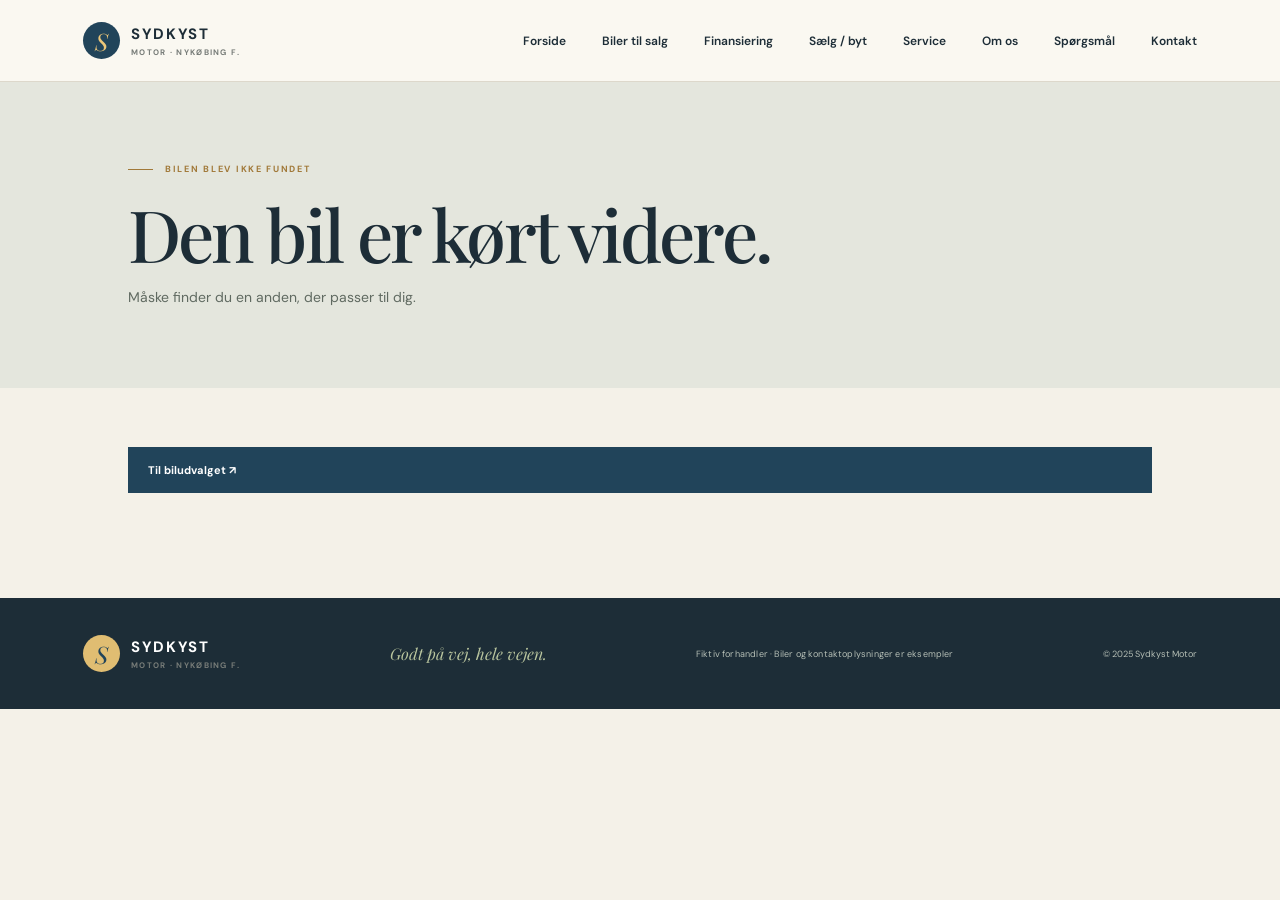
<file: bil.html>
<!doctype html>
<html lang="da"><head><meta charset="utf-8"><meta name="viewport" content="width=device-width, initial-scale=1"><meta name="theme-color" content="#101c19"><meta name="description" content="Se detaljer om en eksempelbil fra Sydkyst Motor."><title>Bildetaljer — Sydkyst Motor</title><link rel="preconnect" href="https://images.unsplash.com"><link rel="stylesheet" href="styles.css"><script src="app.js" defer></script></head><body data-page="detail"><a class="skip-link" href="#main-content">Spring til indhold</a><header id="site-header" class="site-header"></header><main id="main-content"></main><footer id="site-footer"></footer></body></html>
</file>
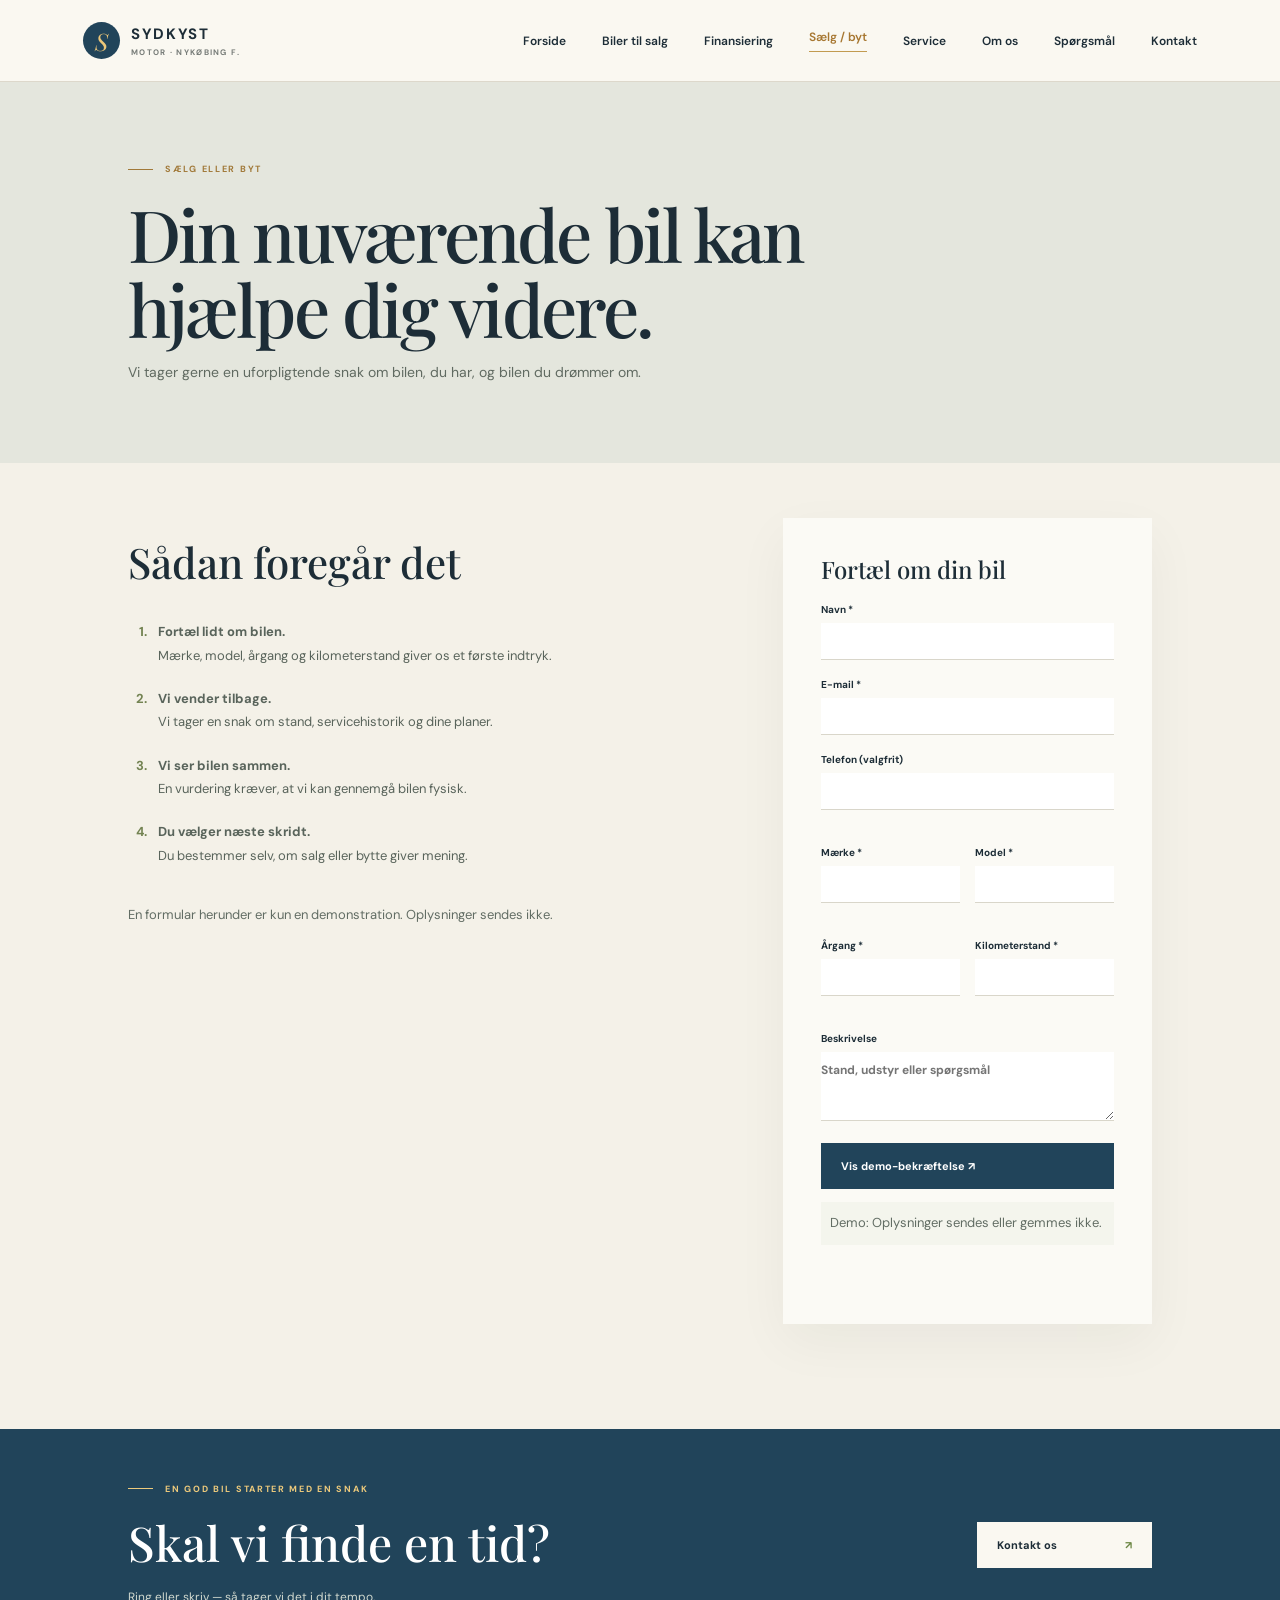
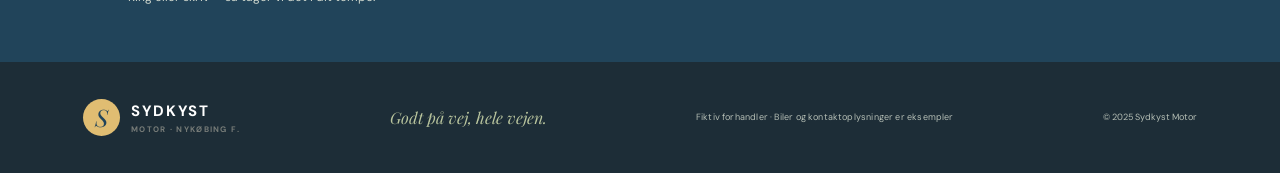
<file: byttebil.html>
<!doctype html>
<html lang="da"><head><meta charset="utf-8"><meta name="viewport" content="width=device-width, initial-scale=1"><meta name="theme-color" content="#101c19"><meta name="description" content="Fortæl os om din bil og overvej næste skridt."><title>Sælg eller byt din bil — Sydkyst Motor</title><link rel="preconnect" href="https://images.unsplash.com"><link rel="stylesheet" href="styles.css"><script src="app.js" defer></script></head><body data-page="trade"><a class="skip-link" href="#main-content">Spring til indhold</a><header id="site-header" class="site-header"></header><main id="main-content"></main><footer id="site-footer"></footer></body></html>
</file>
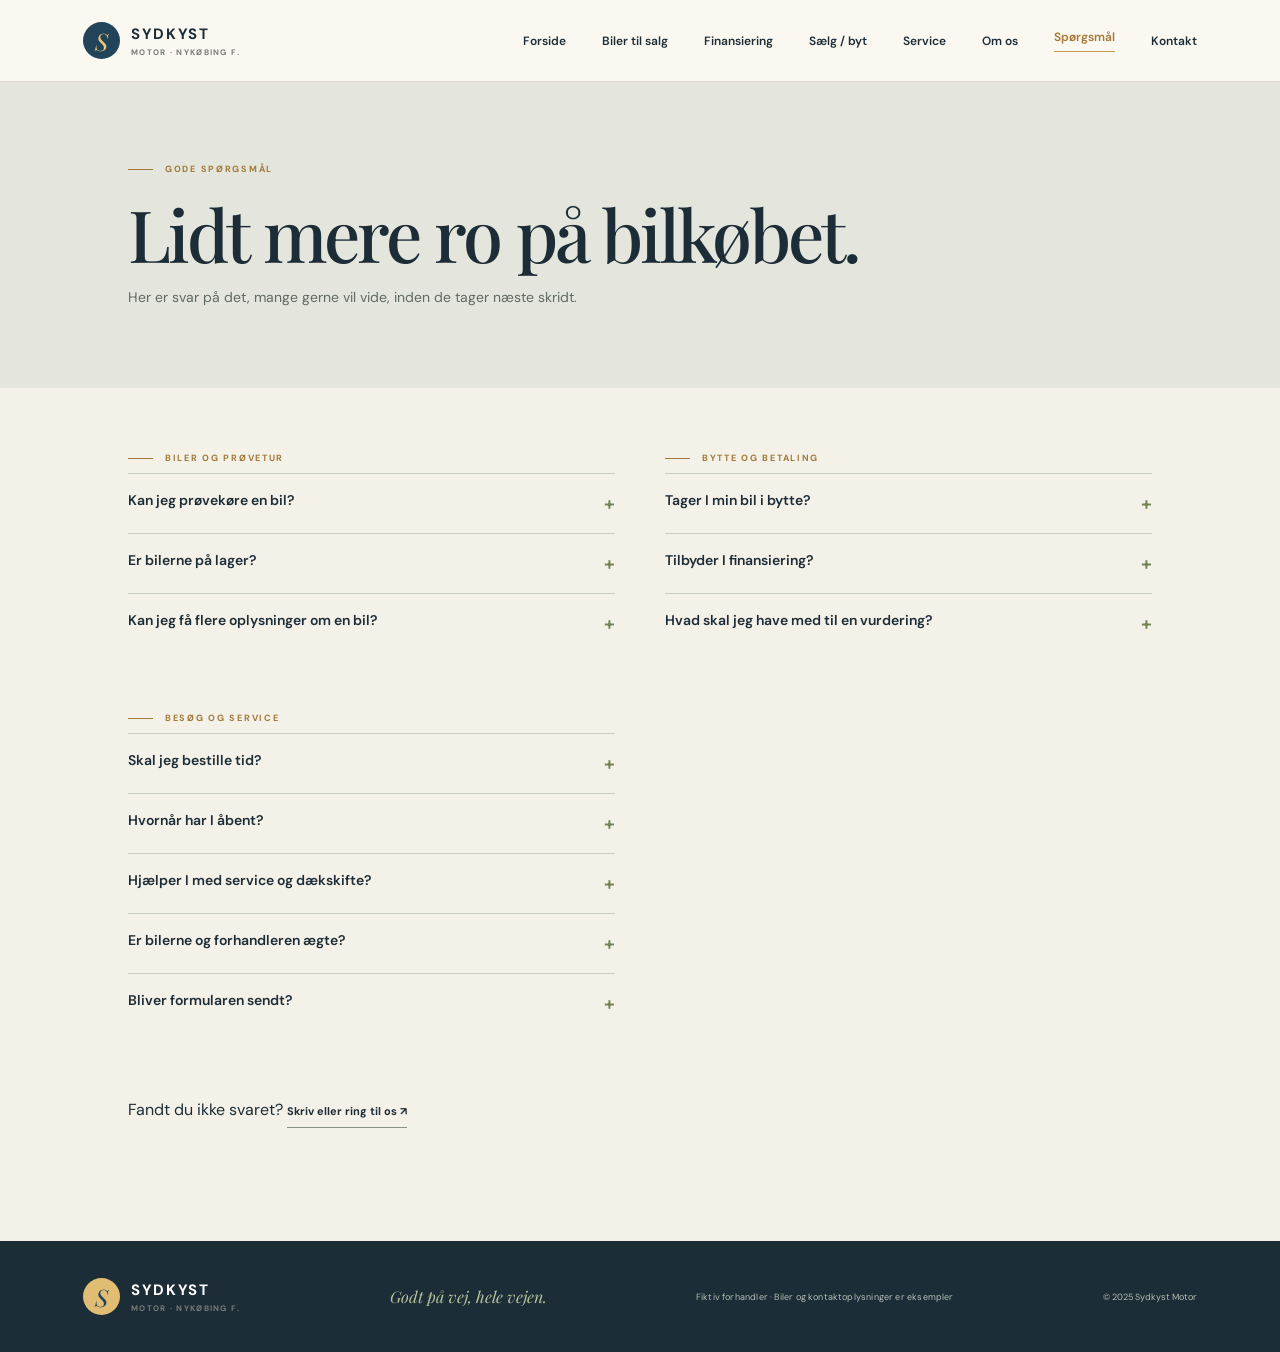
<file: faq.html>
<!doctype html>
<html lang="da"><head><meta charset="utf-8"><meta name="viewport" content="width=device-width, initial-scale=1"><meta name="theme-color" content="#101c19"><meta name="description" content="Svar om biler, prøveture, byttebiler og besøg."><title>Ofte stillede spørgsmål — Sydkyst Motor</title><link rel="preconnect" href="https://images.unsplash.com"><link rel="stylesheet" href="styles.css"><script src="app.js" defer></script></head><body data-page="faq"><a class="skip-link" href="#main-content">Spring til indhold</a><header id="site-header" class="site-header"></header><main id="main-content"></main><footer id="site-footer"></footer></body></html>
</file>
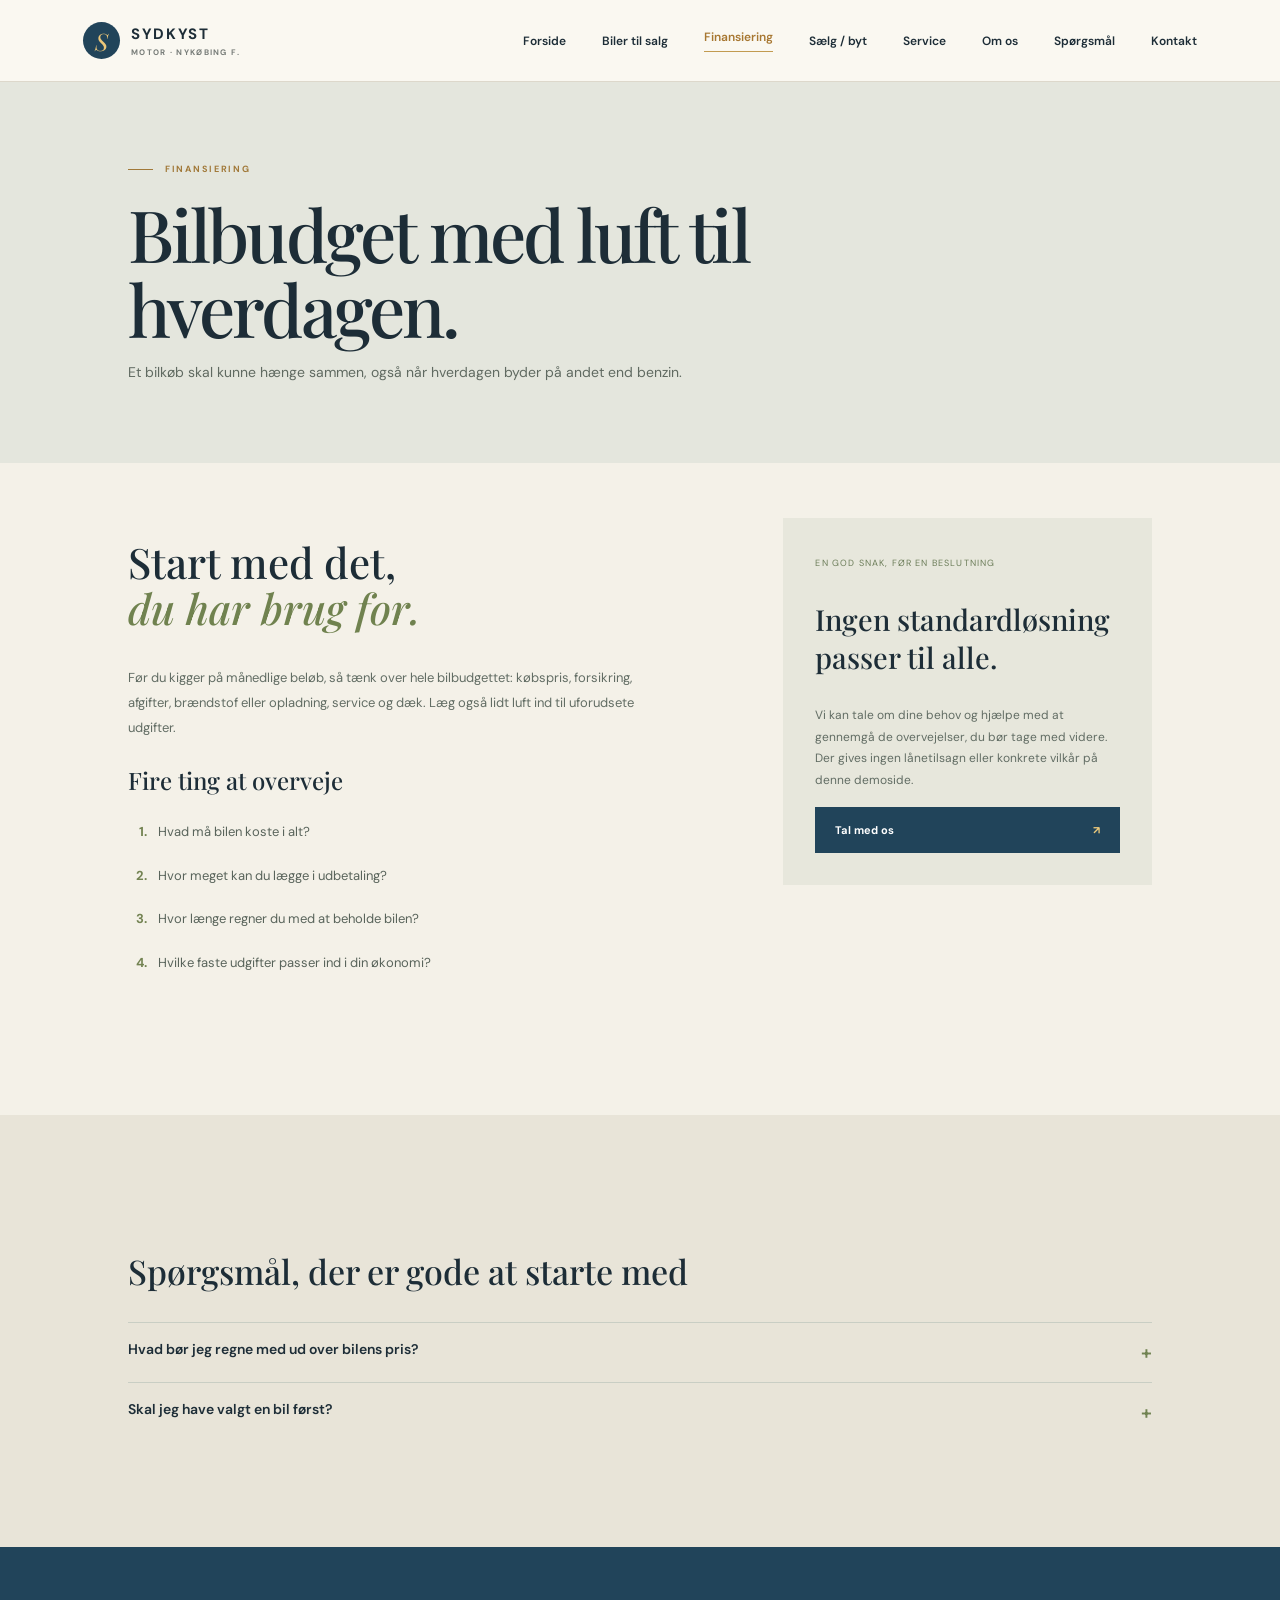
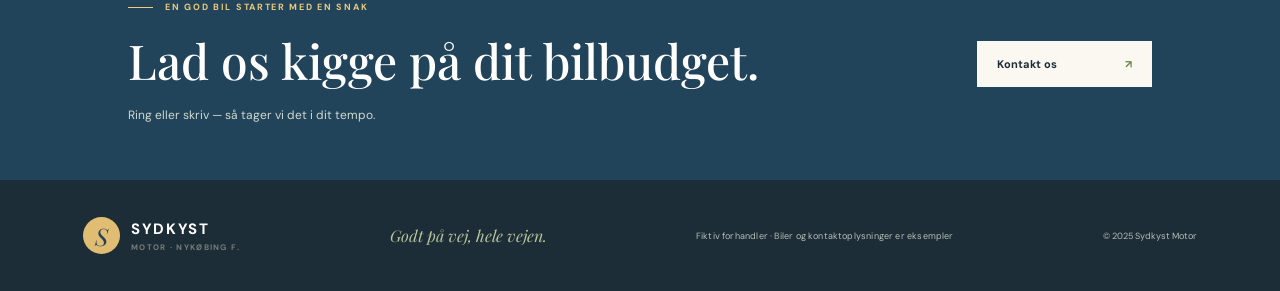
<file: finansiering.html>
<!doctype html>
<html lang="da"><head><meta charset="utf-8"><meta name="viewport" content="width=device-width, initial-scale=1"><meta name="theme-color" content="#101c19"><meta name="description" content="Overvej bilbudget, udbetaling og løbende udgifter."><title>Finansiering og bilbudget — Sydkyst Motor</title><link rel="preconnect" href="https://images.unsplash.com"><link rel="stylesheet" href="styles.css"><script src="app.js" defer></script></head><body data-page="finance"><a class="skip-link" href="#main-content">Spring til indhold</a><header id="site-header" class="site-header"></header><main id="main-content"></main><footer id="site-footer"></footer></body></html>
</file>
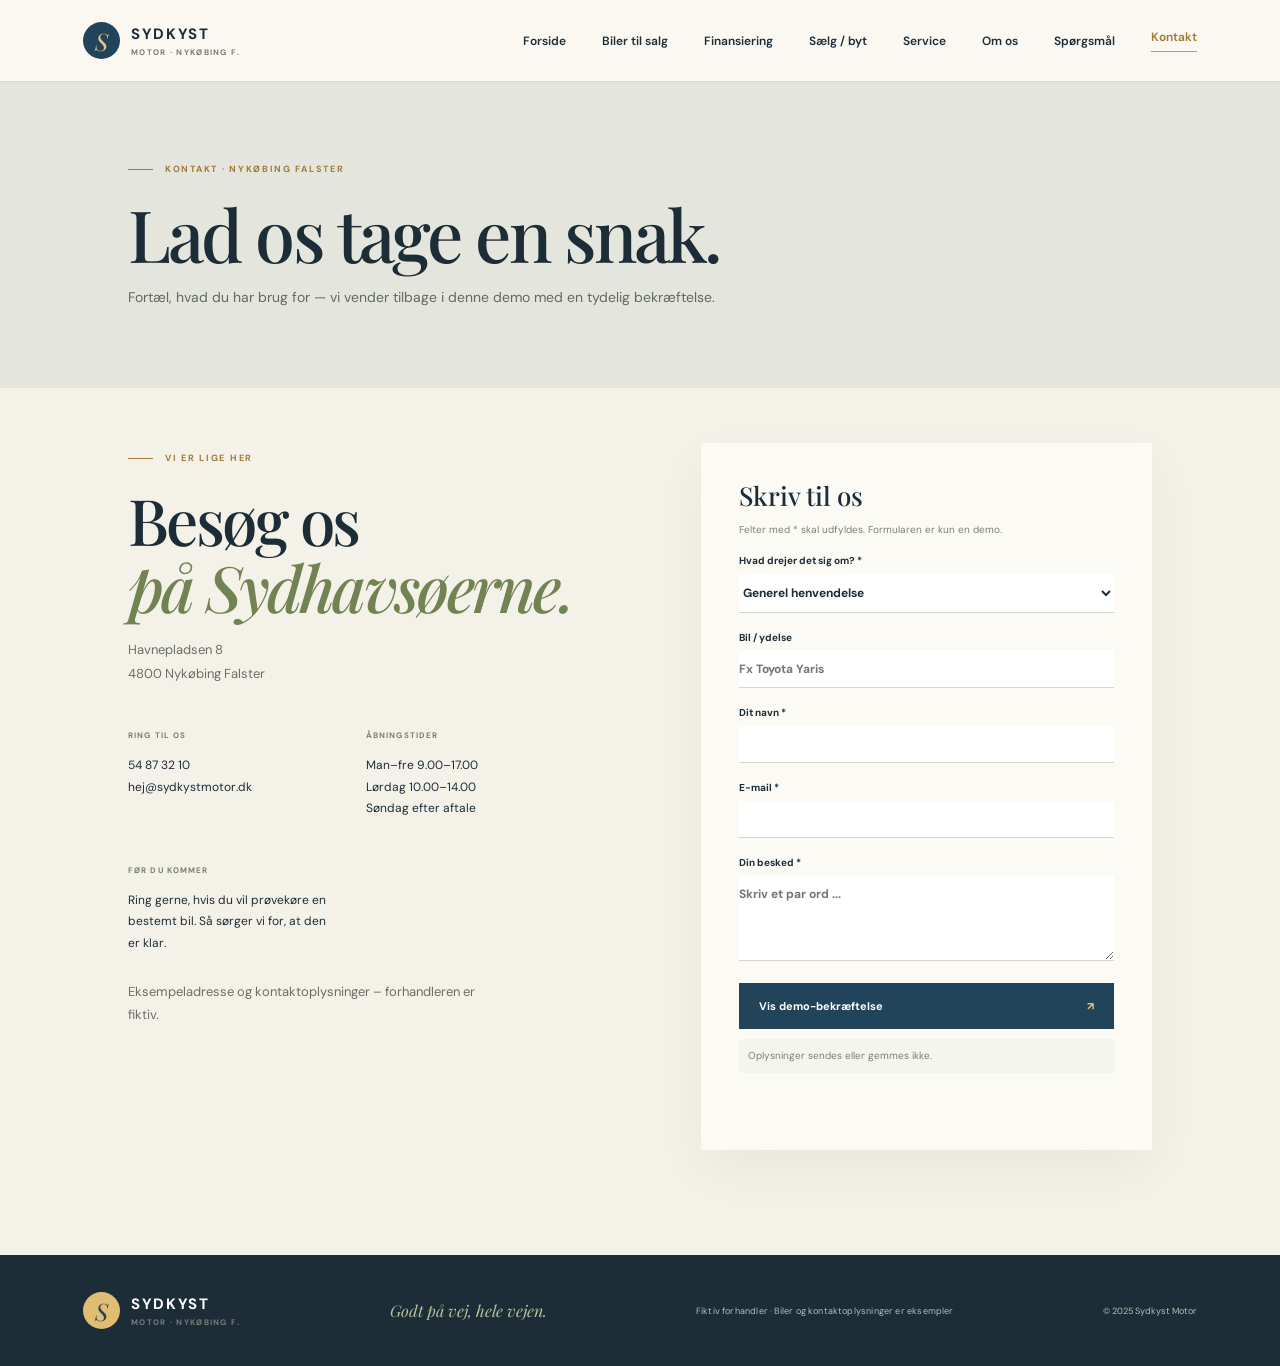
<file: kontakt.html>
<!doctype html>
<html lang="da"><head><meta charset="utf-8"><meta name="viewport" content="width=device-width, initial-scale=1"><meta name="theme-color" content="#101c19"><meta name="description" content="Kontakt Sydkyst Motor eller forespørg om prøvetur."><title>Kontakt og prøvetur — Sydkyst Motor</title><link rel="preconnect" href="https://images.unsplash.com"><link rel="stylesheet" href="styles.css"><script src="app.js" defer></script></head><body data-page="contact"><a class="skip-link" href="#main-content">Spring til indhold</a><header id="site-header" class="site-header"></header><main id="main-content"></main><footer id="site-footer"></footer></body></html>
</file>
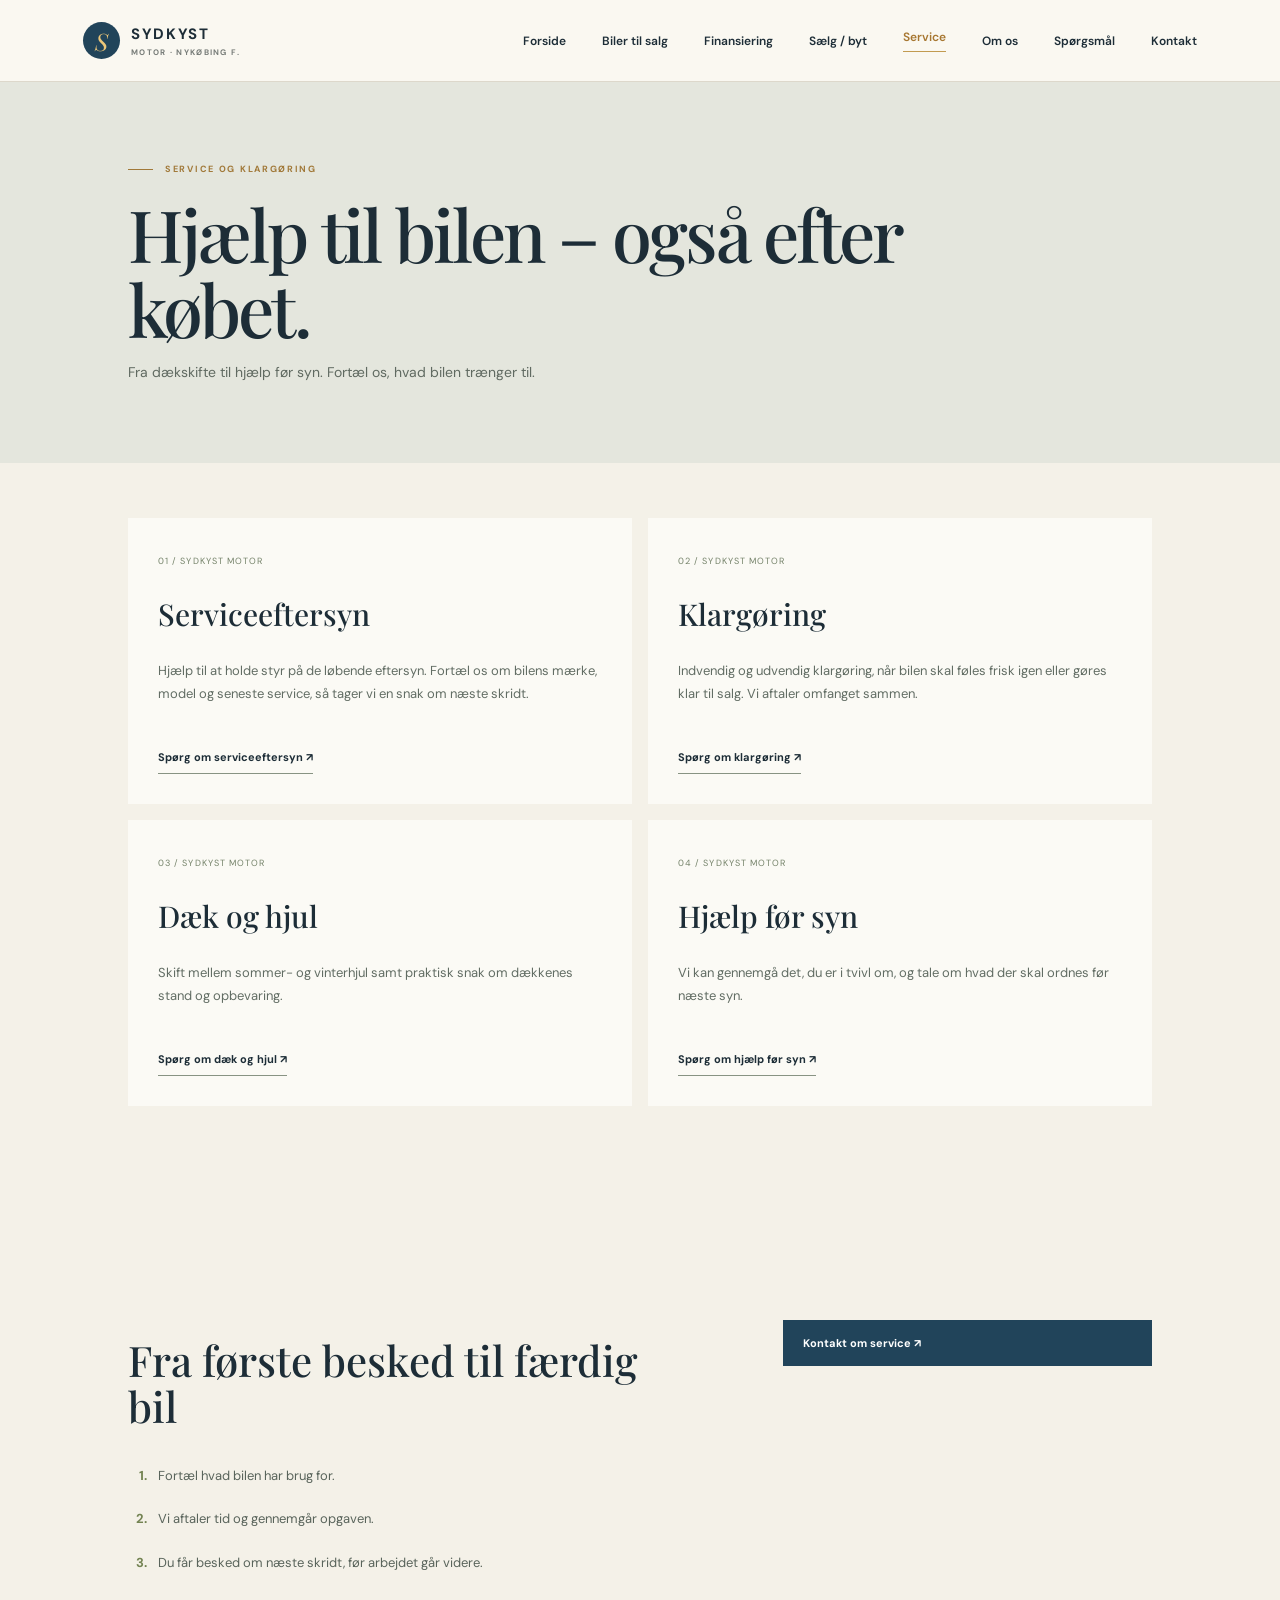
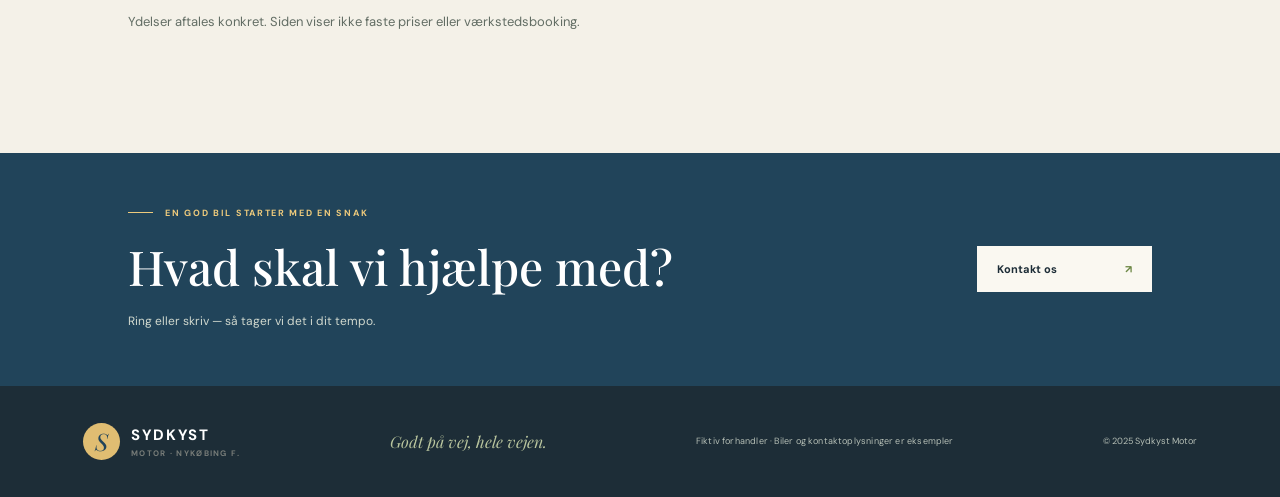
<file: service.html>
<!doctype html>
<html lang="da"><head><meta charset="utf-8"><meta name="viewport" content="width=device-width, initial-scale=1"><meta name="theme-color" content="#101c19"><meta name="description" content="Læs om service, dækskifte og klargøring."><title>Service og klargøring — Sydkyst Motor</title><link rel="preconnect" href="https://images.unsplash.com"><link rel="stylesheet" href="styles.css"><script src="app.js" defer></script></head><body data-page="service"><a class="skip-link" href="#main-content">Spring til indhold</a><header id="site-header" class="site-header"></header><main id="main-content"></main><footer id="site-footer"></footer></body></html>
</file>
<file: styles.css>
@import url('https://fonts.googleapis.com/css2?family=DM+Sans:wght@400;500;600;700&family=Playfair+Display:ital,wght@0,500;0,600;1,500;1,600&display=swap');
:root{--ink:#19241f;--paper:#f5f3ed;--green:#244c3d;--lime:#d6e27d;--muted:#788079;--line:#d9dbd4}*{box-sizing:border-box}html{scroll-behavior:smooth;scroll-padding-top:85px}body{margin:0;background:var(--paper);color:var(--ink);font-family:'DM Sans',Arial,sans-serif}a{color:inherit;text-decoration:none}button,input,select,textarea{font:inherit}button,a,select{ -webkit-tap-highlight-color:transparent}:focus-visible{outline:3px solid #a2b83a;outline-offset:4px}.skip-link{position:absolute;left:-9999px;top:10px;background:white;padding:12px;z-index:9}.skip-link:focus{left:10px}.site-header{height:82px;background:var(--paper);padding:0 6.5%;display:flex;align-items:center;justify-content:space-between;position:sticky;top:0;z-index:5;border-bottom:1px solid #e9e8e2}.brand{display:flex;gap:11px;align-items:center;font-size:15px;letter-spacing:.11em;font-weight:700}.brand-mark{width:37px;height:37px;border-radius:50%;background:var(--green);color:var(--lime);display:grid;place-items:center;font:italic 24px 'Playfair Display',serif;letter-spacing:0}.brand-sub{display:block;font-size:8px;letter-spacing:.16em;color:var(--muted);margin-top:3px}.site-nav{display:flex;align-items:center;gap:36px;font-size:12px;font-weight:600}.site-nav a:hover,.under-link:hover{color:#52765d}.nav-cta{background:var(--green);color:white;padding:14px 18px}.nav-cta span{color:var(--lime);margin-left:14px}.menu-toggle{display:none}.hero{min-height:670px;height:min(760px,calc(100vh - 82px));position:relative;color:white;display:flex;align-items:center;padding:0 11%}.hero-image,.hero-shade{position:absolute;inset:0}.hero-image{background:url('https://images.unsplash.com/photo-1503376780353-7e6692767b70?auto=format&fit=crop&w=2200&q=88') center 55%/cover}.hero-shade{background:linear-gradient(90deg,rgba(14,27,23,.86),rgba(14,27,23,.38) 54%,rgba(14,27,23,.08)),linear-gradient(0deg,rgba(14,27,23,.45),transparent 32%)}.hero-content{position:relative;max-width:650px}.eyebrow{display:flex;align-items:center;gap:12px;font-size:9px;font-weight:700;letter-spacing:.19em;color:#d2dfa2}.eyebrow-line{width:25px;height:1px;background:currentColor;display:inline-block}.eyebrow.dark{color:#59765a}.hero h1,.intro h2,.section-heading h2,.manifesto h2,.contact h2{font:500 clamp(48px,6.4vw,86px)/1.04 'Playfair Display',Georgia,serif;letter-spacing:-.04em;margin:27px 0}.hero h1 em,.intro h2 em,.manifesto h2 em,.contact h2 em{font-weight:500;color:var(--lime)}.hero-copy{font-size:15px;line-height:1.8;max-width:400px;color:#e4e8e4}.hero-actions{display:flex;align-items:center;gap:30px;margin-top:34px}.button{border:0;display:inline-flex;align-items:center;justify-content:space-between;gap:25px;padding:16px 20px;font-size:11px;font-weight:700;cursor:pointer;transition:transform .25s,background .25s}.button:hover{transform:translateY(-3px)}.button-light{background:var(--paper);color:var(--ink)}.button-light span,.button-dark span{color:#6d8846}.text-link,.under-link{font-size:11px;font-weight:700}.text-link span,.under-link span{margin-left:10px}.hero-foot{position:absolute;bottom:24px;left:6.5%;right:6.5%;display:flex;justify-content:space-between;font-size:8px;letter-spacing:.16em;color:#d7ddd5}.section-pad{padding:105px 10%}.intro{background:var(--paper)}.intro-grid{display:grid;grid-template-columns:1.2fr .8fr;gap:10%;align-items:end}.intro h2,.contact h2{font-size:clamp(42px,5vw,64px);margin:23px 0 0}.intro h2 em,.contact h2 em{color:#718352}.intro-text{font:17px/1.8 'Playfair Display',Georgia,serif;color:#59625b;margin:0 0 26px}.under-link{border-bottom:1px solid #889383;padding-bottom:9px}.inventory{background:var(--ink);color:white}.section-heading{display:flex;align-items:end;justify-content:space-between;margin-bottom:35px}.section-heading h2{font-size:53px;margin:20px 0 0}.section-heading>p{color:#afb9b1;font-size:12px;line-height:1.8}.count{font:500 12px 'DM Sans',sans-serif;color:#b7c89b;letter-spacing:0;vertical-align:middle;margin-left:12px}.filters{display:flex;gap:28px;align-items:end;border-top:1px solid #39433d;border-bottom:1px solid #39433d;padding:18px 0;margin-bottom:28px}.filter-field{display:grid;gap:8px;color:#bec6bc;font-size:10px}.filter-field select{background:transparent;color:white;border:0;font-size:12px;min-width:145px;padding:2px 20px 2px 0}.filter-field option{color:var(--ink)}.clear-filter{background:none;border:0;color:#b7c89b;font-size:11px;cursor:pointer;padding:6px}.clear-filter span{margin-left:7px}.car-grid{display:grid;grid-template-columns:repeat(3,1fr);gap:22px}.car-card{background:#202e27;min-width:0;transition:transform .3s}.car-card:hover{transform:translateY(-5px)}.car-image{width:100%;height:205px;object-fit:cover;display:block}.car-body{padding:19px}.car-top{display:flex;align-items:center;justify-content:space-between}.car-top h3{font:500 23px 'Playfair Display',serif;margin:0}.fuel-tag{font-size:8px;letter-spacing:.13em;color:#d7e08b;border:1px solid #51604e;padding:6px 8px}.car-meta{display:flex;gap:14px;color:#aab4ac;font-size:10px;margin:14px 0 20px}.car-bottom{border-top:1px solid #3b473f;padding-top:15px;display:flex;justify-content:space-between;align-items:center}.car-price{font-size:19px;font-weight:600}.detail-button{border:0;background:none;color:#d9e49a;font-size:10px;cursor:pointer;padding:8px 0}.detail-button:hover{text-decoration:underline}.empty-state{padding:42px 0;color:#e0e5df}.manifesto{background:#e7e7dc;display:grid;grid-template-columns:1fr 1fr;min-height:540px}.manifesto-photo{background:url('https://images.unsplash.com/photo-1470770841072-f978cf4d019e?auto=format&fit=crop&w=1200&q=85') center/cover;min-height:500px}.manifesto-copy{padding:76px 11%;align-self:center}.manifesto h2{font-size:clamp(34px,4vw,52px);line-height:1.15;margin:27px 0}.manifesto h2 em{color:#70824f}.manifesto-copy>p:not(.eyebrow){font-size:13px;line-height:1.9;color:#616b62;max-width:440px;margin-bottom:27px}.button-outline{border:1px solid #7b8974;background:transparent;color:var(--ink)}.signature{font:italic 19px 'Playfair Display',serif;margin-top:35px}.signature span{font:10px 'DM Sans',sans-serif;color:#737b73;margin-left:7px}.contact{display:grid;grid-template-columns:1fr 1fr;gap:12%;background:var(--paper)}.contact h2{margin-bottom:18px}.contact-info>p:not(.eyebrow){font-size:13px;line-height:1.8;color:#687068;max-width:350px}.contact-details{display:grid;grid-template-columns:1fr 1fr;gap:25px;margin-top:37px}.detail-label{font-size:8px;letter-spacing:.14em;font-weight:700;color:#738267}.contact-details p{font-size:12px;line-height:1.8}.contact-form{background:white;padding:35px 38px;box-shadow:0 18px 50px #1520180c}.contact-form h3{font:500 26px 'Playfair Display',serif;margin:0 0 6px}.form-note,.demo-note{font-size:10px;color:#7a8279}.contact-form label{display:grid;gap:7px;font-size:10px;font-weight:700;margin:18px 0}.contact-form input,.contact-form select,.contact-form textarea{width:100%;border:0;border-bottom:1px solid var(--line);padding:10px 0;background:white;color:var(--ink);font-size:12px;resize:vertical}.contact-form input:focus,.contact-form select:focus,.contact-form textarea:focus{outline:none;border-color:#607b4b;box-shadow:0 1px #607b4b}.button-dark{background:var(--green);color:white;width:100%;margin-top:4px}.demo-note{line-height:1.6}.form-status{font-size:12px;color:#356144}.form-status.error{color:#a03232}footer{background:var(--ink);color:white;padding:29px 6.5%;display:flex;align-items:center;justify-content:space-between}footer>p{font:italic 16px 'Playfair Display',serif;color:#b9c59e}.fiction-note{font-size:9px;color:#b5beb5}footer>span:last-child{font-size:9px;color:#b5beb5}dialog{border:0;padding:0;width:min(580px,calc(100% - 30px));color:var(--ink);box-shadow:0 20px 80px #0008}dialog::backdrop{background:#101a16bb}.dialog-close{position:absolute;right:13px;top:8px;z-index:1;border:0;background:#fff;font-size:30px;cursor:pointer}.dialog-image{width:100%;height:260px;object-fit:cover}.dialog-copy{padding:26px}.dialog-copy h2{font:500 32px 'Playfair Display',serif;margin:0}.dialog-copy p{font-size:13px;line-height:1.7;color:#697269}.reveal{opacity:0;transform:translateY(22px);transition:opacity .7s ease,transform .7s ease}.reveal.visible{opacity:1;transform:none}
@media(max-width:850px){.site-header{padding:0 5%;height:72px}.site-nav{gap:18px}.site-nav a{font-size:10px}.hero{height:670px;padding:0 8%}.section-pad{padding:78px 7%}.car-grid{grid-template-columns:repeat(2,1fr)}.manifesto-copy{padding:55px 8%}.contact{gap:6%}.contact-details{grid-template-columns:1fr}.contact-form{padding:28px}.fiction-note{max-width:155px;line-height:1.6}}
@media(max-width:620px){html{scroll-padding-top:70px}.site-header{height:68px}.menu-toggle{display:flex;flex-direction:column;gap:6px;background:none;border:0;padding:10px;z-index:7}.menu-toggle span{width:22px;height:1px;background:var(--ink)}.site-nav{display:none;position:absolute;top:67px;left:0;right:0;background:var(--paper);padding:22px 7% 28px;box-shadow:0 12px 20px #0001;align-items:stretch;flex-direction:column;gap:21px}.site-nav.open{display:flex}.site-nav a{font-size:13px}.nav-cta{text-align:center}.hero{height:660px;min-height:550px;padding:0 7%}.hero-image{background-position:58% center}.hero-shade{background:linear-gradient(90deg,#111e1cd9,#111e1c55),linear-gradient(0deg,#111e1c66,transparent)}.hero h1{font-size:58px}.hero-copy{font-size:13px}.hero-actions{gap:17px;flex-wrap:wrap}.hero-foot{font-size:7px;left:7%;right:7%}.section-pad{padding:67px 7%}.intro-grid{grid-template-columns:1fr;gap:25px}.intro h2,.contact h2{font-size:47px}.intro-text{font-size:16px}.section-heading{align-items:start;gap:16px;flex-direction:column}.section-heading h2{font-size:45px}.section-heading>p{margin:0}.filters{gap:14px;flex-wrap:wrap}.filter-field select{min-width:130px}.car-grid{grid-template-columns:1fr;gap:15px}.car-image{height:220px}.manifesto{grid-template-columns:1fr}.manifesto-photo{min-height:300px}.manifesto-copy{padding:55px 8%}.manifesto h2{font-size:38px}.contact{grid-template-columns:1fr;gap:37px}.contact-details{grid-template-columns:1fr 1fr;gap:14px}.contact-form{padding:25px 20px}footer{padding:26px 7%;display:grid;grid-template-columns:1fr 1fr;gap:18px}.footer-brand{grid-column:1}.fiction-note{grid-column:1;max-width:none}.footer-brand~p{grid-column:2;grid-row:1;text-align:right}.footer-brand~span:last-child{grid-column:2;grid-row:2;text-align:right}.reveal{transform:translateY(14px)}}
@media(prefers-reduced-motion:reduce){*,*::before,*::after{scroll-behavior:auto!important;transition-duration:.01ms!important;animation-duration:.01ms!important;animation-iteration-count:1!important}.reveal{opacity:1;transform:none}}
.site-nav a[aria-current=page]{color:#62794c;border-bottom:1px solid;padding-bottom:6px}.hero{min-height:620px}.hero-image{background-image:url('https://images.unsplash.com/photo-1549317661-bd32c8ce0db2?auto=format&fit=crop&w=2200&q=88');background-position:center 55%}.home-search{position:relative;margin:-38px auto 0;z-index:2;max-width:1100px;width:86%;background:white;padding:21px 25px;box-shadow:0 15px 40px #18241e18}.home-search form{display:grid;grid-template-columns:1.4fr 1fr 1fr auto;gap:16px;align-items:end}.home-search label,.filters label{display:grid;gap:8px;font-size:10px;font-weight:700;color:#5b685e}.home-search input,.home-search select,.filters input,.filters select{padding:11px 0;border:0;border-bottom:1px solid var(--line);background:transparent;color:var(--ink);min-width:0}.home-search .button{min-width:145px}.section-heading{margin-bottom:32px}.section-heading h2,.section-title{font:500 clamp(36px,4vw,54px) 'Playfair Display',serif}.car-grid{gap:20px}.car-image-link{display:block;position:relative;overflow:hidden}.car-image{transition:transform .55s}.car-card:hover .car-image{transform:scale(1.035)}.car-badge{position:absolute;left:14px;top:14px;background:#f5f3ed;color:#244c3d;padding:7px 10px;font-size:9px;font-weight:700}.car-variant{margin:6px 0 0;color:#bec8bf;font-size:10px}.car-meta{flex-wrap:wrap}.page-intro{background:#e8e9df;padding:72px 10% 64px}.page-intro h1{font:500 clamp(42px,6vw,72px)/1.04 'Playfair Display',Georgia,serif;letter-spacing:-.04em;max-width:850px;margin:21px 0 14px}.page-intro>p:last-child{font-size:14px;line-height:1.8;color:#606a61;max-width:600px}.inventory{padding-top:48px}.filters{display:grid;grid-template-columns:repeat(3,1fr);gap:18px 26px;align-items:end;border:1px solid var(--line);padding:22px;margin:0 0 20px;background:#fff;color:var(--ink)}.filters input,.filters select{color:var(--ink);width:100%}.filters select option{color:var(--ink)}.filters .clear-filter{justify-self:start;color:#436147}.result-count{font-size:12px;color:#bbc7ba;margin:0 0 18px}.car-grid{grid-template-columns:repeat(3,minmax(0,1fr))}.inventory .car-card{background:#202e27}.empty-state{background:#25342b;padding:45px;text-align:center;color:white}.empty-state h2{font:500 30px 'Playfair Display',serif}.empty-state .button{margin:auto}.needs{background:#e7e7dc}.needs>h2,.home-about h2,.detail-description h2,.story-grid h2,.about-story h2{font:500 clamp(36px,4vw,54px)/1.1 'Playfair Display',serif;margin:21px 0 35px}.needs h2 em,.home-about h2 em,.detail-description h2 em,.story-grid h2 em,.about-story h2 em{color:#70824f}.need-grid,.service-links{display:grid;grid-template-columns:repeat(3,1fr);gap:14px}.need-grid>a,.service-links>a{background:#f7f6f0;padding:26px;min-height:210px;transition:transform .3s,box-shadow .3s}.need-grid>a:hover,.service-links>a:hover{transform:translateY(-5px);box-shadow:0 12px 30px #17231c12}.need-grid span,.service-links span,.service-grid article>span{font-size:9px;letter-spacing:.12em;color:#748269}.need-grid h3,.service-links h3{font:500 25px 'Playfair Display',serif;margin:24px 0 9px}.need-grid p,.service-links p{font-size:12px;line-height:1.7;color:#697269;min-height:40px}.need-grid b,.service-links b{font-size:10px;color:#48634a}.home-about,.about-story{display:grid;grid-template-columns:1fr 1fr;align-items:center;background:#f5f3ed}.home-about>img,.about-story>img{width:100%;height:520px;object-fit:cover}.home-about>div,.about-story>div{padding:9%}.home-about>div>p:not(.eyebrow),.about-story p,.story-grid p,.detail-description p{font-size:13px;line-height:1.9;color:#626d64;max-width:520px}.service-links{padding-top:20px;padding-bottom:80px}.cta-panel{background:var(--green);color:white;padding:45px 10%;display:flex;align-items:center;justify-content:space-between}.cta-panel h2{font:500 clamp(30px,4vw,48px) 'Playfair Display',serif;margin:15px 0}.cta-panel p:not(.eyebrow){font-size:12px;color:#d0d8ce}.cta-panel .button{min-width:175px}.page-intro+.section-pad{padding-top:55px}.story-grid{display:grid;grid-template-columns:1.2fr .8fr;gap:10%;align-items:start}.story-grid h2{font-size:42px}.story-grid h3{font:500 24px 'Playfair Display',serif}.steps{padding-left:22px}.steps li{padding:0 0 20px 8px;font-size:13px;line-height:1.8;color:#59645b}.steps li::marker{color:#738352;font-weight:700}.info-card{background:#e7e7dc;padding:32px}.info-card>span{font-size:9px;letter-spacing:.13em;color:#6c7d59}.info-card h3{font:500 29px 'Playfair Display',serif}.info-card p{font-size:12px;line-height:1.8}.faq-mini{background:#e7e7dc}.faq-mini h2,.faq-groups h2{font:500 34px 'Playfair Display',serif}.faq-mini details,.faq-groups details{border-top:1px solid #c9cec4;padding:17px 0}.faq-mini summary,.faq-groups summary{font-size:14px;font-weight:600;cursor:pointer;list-style:none;display:flex;justify-content:space-between}.faq-mini summary::after,.faq-groups summary::after{content:'+';color:#718352;font-size:19px}.faq-mini details[open] summary::after,.faq-groups details[open] summary::after{content:'−'}.faq-mini details p,.faq-groups details p{font-size:12px;line-height:1.8;color:#657066;max-width:650px}.faq-groups{display:grid;grid-template-columns:1fr 1fr;gap:50px}.faq-groups>p{grid-column:1/-1}.contact{padding-top:65px}.contact-form{align-self:start}.contact-form .phone-field[hidden]{display:none}.contact-form label{font-size:10px}.demo-note{background:#f4f5ed;padding:9px}.form-status{min-height:18px}.form-two{display:grid;grid-template-columns:1fr 1fr;gap:15px}.form-status.error{color:#a03232}.service-grid{display:grid;grid-template-columns:repeat(2,1fr);gap:16px}.service-grid article{background:white;padding:30px}.service-grid h2{font:500 30px 'Playfair Display',serif}.service-grid p{font-size:13px;line-height:1.8;color:#626d64;min-height:68px}.service-grid .under-link{display:inline-block;margin-top:10px}.about-story{background:#e7e7dc}.about-story>img{height:610px}.about-story>div{padding:9% 11%}.about-story .button{margin-top:16px}.values{background:var(--ink);color:white}.values h2{font:500 42px 'Playfair Display',serif}.values>div{display:grid;grid-template-columns:repeat(3,1fr);gap:30px}.values article b{color:var(--lime)}.values h3{font:500 22px 'Playfair Display',serif}.values p{font-size:12px;line-height:1.7;color:#bcc5bc}.breadcrumbs{padding:18px 10%;font-size:10px;color:#727b72}.breadcrumbs a{text-decoration:underline}.detail-layout{display:grid;grid-template-columns:1.15fr .85fr;gap:6%;padding-top:20px}.detail-main-image{width:100%;height:420px;object-fit:cover}.thumbs{display:flex;gap:10px;margin-top:10px}.thumb{padding:0;border:2px solid transparent;background:none;cursor:pointer;width:95px;height:65px}.thumb.selected{border-color:#5b7648}.thumb img{width:100%;height:100%;object-fit:cover}.detail-info h1{font:500 clamp(38px,4vw,56px) 'Playfair Display',serif;margin:15px 0 4px}.detail-variant{color:#687168;font-size:13px}.detail-price{display:block;font-size:27px;margin:20px 0}.detail-lead{font-size:13px;line-height:1.8;color:#606a61}.spec-grid{display:grid;grid-template-columns:1fr 1fr;border-top:1px solid var(--line);margin:20px 0}.spec-grid>div{padding:12px 3px;border-bottom:1px solid var(--line)}.spec-grid span,.spec-grid b{display:block;font-size:11px}.spec-grid span{color:#748076;margin-bottom:4px}.detail-info>.button{width:100%;margin:10px 0 16px}.detail-info>.under-link{display:inline-block}.small-note{font-size:9px;color:#788079}.detail-description{background:#e7e7dc;display:grid;grid-template-columns:1fr 1fr;gap:10%}.detail-description h2{margin-bottom:15px}.equipment{display:grid;grid-template-columns:1fr 1fr;gap:12px;list-style:none;padding:0}.equipment li{font-size:12px;padding:10px;border-bottom:1px solid #c9cec4}.detail-description .under-link{display:inline-block;margin:8px 0}.reveal{will-change:opacity,transform}
@media(max-width:850px){.home-search form{grid-template-columns:1fr 1fr}.car-grid{grid-template-columns:repeat(2,minmax(0,1fr))}.filters{grid-template-columns:repeat(2,1fr)}.detail-layout{grid-template-columns:1fr}.detail-main-image{height:380px}}
@media(max-width:620px){.home-search{width:90%;padding:18px;margin-top:-25px}.home-search form{grid-template-columns:1fr 1fr;gap:12px}.home-search label:first-child{grid-column:1/-1}.home-search .button{min-width:0;padding:13px}.car-grid{grid-template-columns:1fr}.page-intro{padding:55px 7% 42px}.page-intro h1{font-size:45px}.filters{grid-template-columns:1fr 1fr;padding:16px;gap:14px}.filters label{font-size:9px}.need-grid,.service-links,.values>div,.service-grid{grid-template-columns:1fr}.need-grid>a,.service-links>a{min-height:175px}.home-about,.about-story{grid-template-columns:1fr}.home-about>img,.about-story>img{height:310px}.home-about>div,.about-story>div{padding:50px 8%}.cta-panel{padding:35px 7%;align-items:start;gap:20px;flex-direction:column}.story-grid,.detail-description{grid-template-columns:1fr;gap:30px}.story-grid h2,.values h2{font-size:35px}.faq-groups{grid-template-columns:1fr;gap:25px}.faq-groups>p{grid-column:auto}.contact{grid-template-columns:1fr;gap:35px}.detail-layout{padding:22px 7%}.detail-main-image{height:270px}.breadcrumbs{padding:15px 7%}.equipment{grid-template-columns:1fr 1fr}}
:root{--ink:#1d2d37;--paper:#f4f1e8;--green:#21445a;--lime:#e0bd72;--muted:#6e7777;--line:#d9d6ca}.site-header{background:#faf8f1;border-bottom-color:#ddd8cb}.brand-mark{background:#21445a;color:#edc779}.brand-sub{color:#777c78}.site-nav a[aria-current=page]{color:#a77731;border-color:#c29b51}.nav-cta{background:#21445a}.hero-image{background-image:url('https://image.autousagee.ca/1024/5061518/p1jjkbjoctn3bfo4edk1t706ru7.JPEG');background-position:center 52%}.hero-shade{background:linear-gradient(90deg,rgba(22,42,54,.84),rgba(22,42,54,.35) 60%,rgba(22,42,54,.05)),linear-gradient(0deg,rgba(22,42,54,.5),transparent 32%)}.eyebrow,.hero h1 em{color:#edca7c}.eyebrow.dark{color:#a17939}.button-light{background:#faf8f1}.button-dark,.nav-cta{background:#21445a}.button-dark span,.nav-cta span{color:#edca7c}.inventory{background:#e9e5d9;color:#1d2d37}.inventory .eyebrow{color:#9a7438}.inventory .section-heading>p,.inventory .car-meta,.inventory .car-variant{color:#67716f}.inventory .count{color:#8a6c38}.inventory .filters{border-color:#d2ccbd}.filters .filter-field,.filters label{color:#515e60}.inventory .car-card,.car-card{background:#fbfaf5;color:#1d2d37;box-shadow:0 7px 24px #26383a0d}.inventory .car-top h3{color:#1d2d37}.inventory .fuel-tag{color:#496855;border-color:#c1c7b5}.inventory .car-bottom{border-color:#e2dfd4}.inventory .detail-button{color:#58764b}.inventory .empty-state{background:#d9dfd5;color:#1d2d37}.car-badge{background:#faf8f1;color:#355a4f;border-left:2px solid #d4ac60}.section-pad{background-color:#f4f1e8}.needs,.manifesto,.faq-mini,.about-story{background:#e8e4d8}.home-search{background:#fbfaf5;border-top:3px solid #ceaa65}.need-grid>a,.service-links>a,.service-grid article,.contact-form{background:#fbfaf5}.home-about{background:#dfe4dc}.home-about h2 em,.about-story h2 em,.needs h2 em{color:#8a703d}.cta-panel,.values{background:#21445a}.cta-panel .eyebrow{color:#edca7c}.detail-price{color:#21445a}.page-intro{background:#e4e6dd}.section-heading h2,.section-title{color:#1d2d37}.footer-brand .brand-mark{background:#e0bd72;color:#21445a}.fiction-note{letter-spacing:.02em}
.hero-image{background-image:url('assets/cars/yaris.jpg')}.car-image{background-color:#e6e2d8}.detail-main-image{background:#e6e2d8}
</file>
